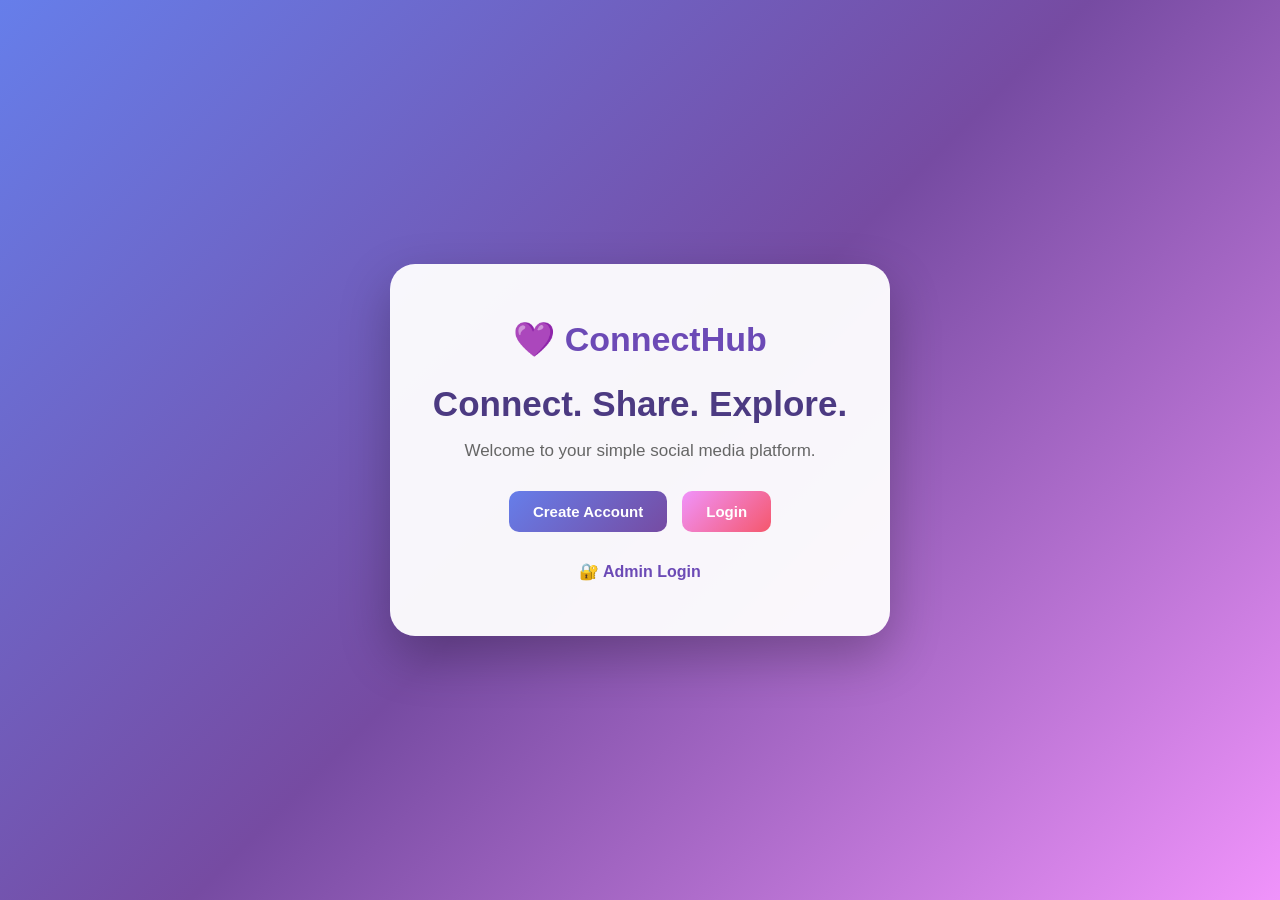
<file: FEDF-PROJECT/index.html>
<!DOCTYPE html>
<html lang="en">

<head>
    <meta charset="UTF-8">
    <meta name="viewport" content="width=device-width, initial-scale=1.0">
    <title>ConnectHub - Social Media</title>
    <link rel="stylesheet" href="css/style.css">
</head>

<body class="landing-page">

    <div class="landing-card">

        <div class="logo">💜 ConnectHub</div>

        <h1>Connect. Share. Explore.</h1>

        <p>Welcome to your simple social media platform.</p>

        <div class="button-group">
            <a href="signup.html" class="btn primary-btn">Create Account</a>
            <a href="login.html" class="btn secondary-btn">Login</a>
        </div>

        <div class="admin-link">
            <a href="admin-login.html">🔐 Admin Login</a>
        </div>

    </div>

</body>
</html>
</file>
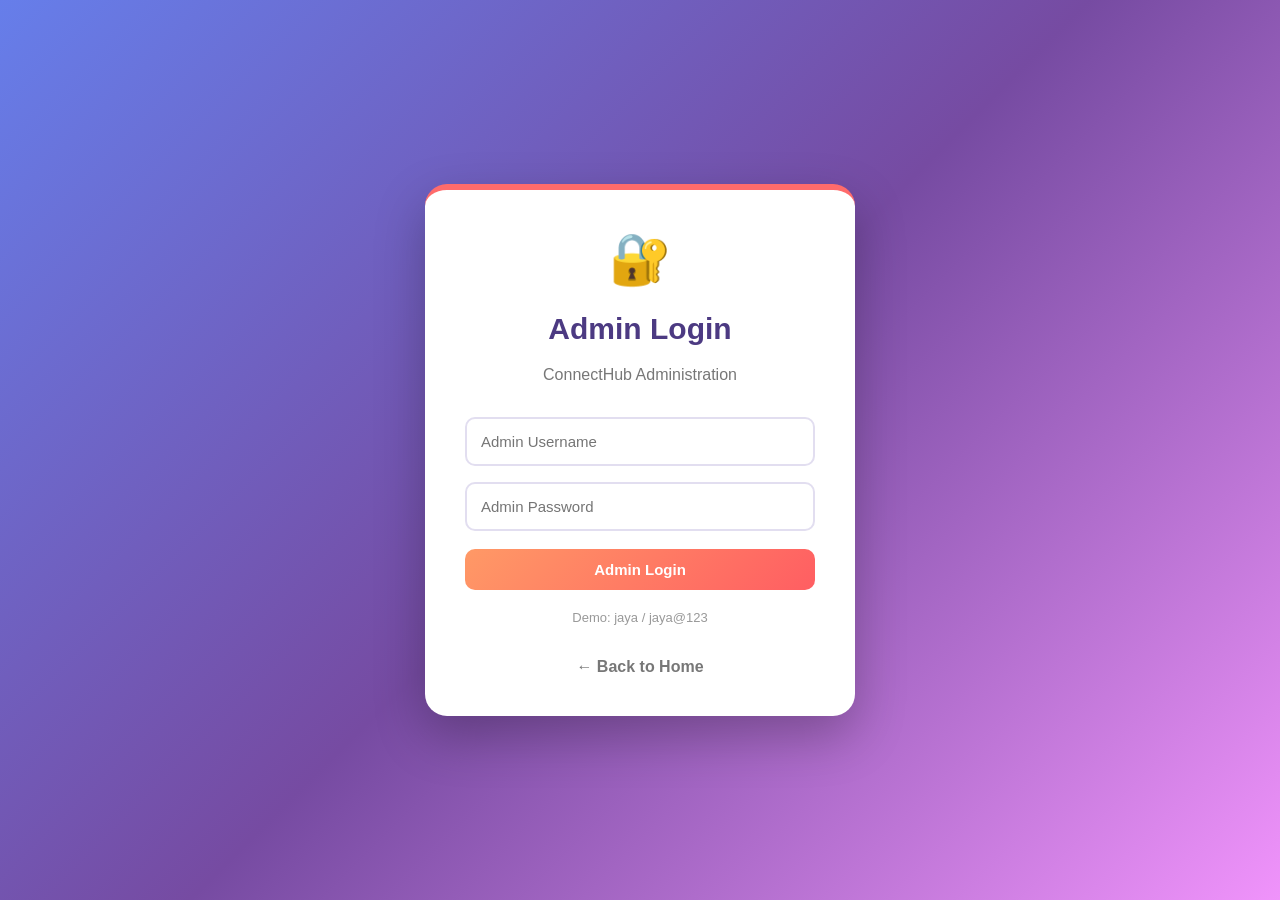
<file: FEDF-PROJECT/admin-dashboard.html>
<!DOCTYPE html>
<html lang="en">

<head>
    <meta charset="UTF-8">
    <meta name="viewport" content="width=device-width, initial-scale=1.0">
    <title>Admin Dashboard - ConnectHub</title>
    <link rel="stylesheet" href="css/style.css">
</head>

<body>

    <header class="navbar admin-navbar">

        <div class="logo">🔐 ConnectHub Admin</div>

        <button class="nav-logout" onclick="adminLogout()">
            Logout
        </button>

    </header>


    <main class="admin-container">

        <section class="admin-welcome">

            <h1>Admin Dashboard</h1>

            <p>Manage users and community posts.</p>

        </section>


        <!-- Statistics -->

        <section class="stats-grid">

            <div class="stat-card">
                <span class="stat-icon">👥</span>
                <h3 id="totalUsers">0</h3>
                <p>Total Users</p>
            </div>

            <div class="stat-card">
                <span class="stat-icon">📝</span>
                <h3 id="totalPosts">0</h3>
                <p>Total Posts</p>
            </div>

        </section>


        <!-- User Management -->

        <section class="admin-section">

            <div class="admin-section-header">

                <div>
                    <h2>👥 User Management</h2>
                    <p>View registered users.</p>
                </div>

                <button class="btn primary-btn"
                        onclick="showUsers()">
                    View Users
                </button>

            </div>

            <div id="users"></div>

        </section>


        <!-- Post Management -->

        <section class="admin-section">

            <div class="admin-section-header">

                <div>
                    <h2>📝 Post Management</h2>
                    <p>View and manage community posts.</p>
                </div>

                <button class="btn secondary-btn"
                        onclick="showAdminPosts()">
                    View Posts
                </button>

            </div>

            <div id="adminPosts"></div>

        </section>

    </main>


    <script src="js/script.js"></script>

    <script>
        checkAdminLogin();
        updateAdminStats();
    </script>

</body>
</html>
</file>
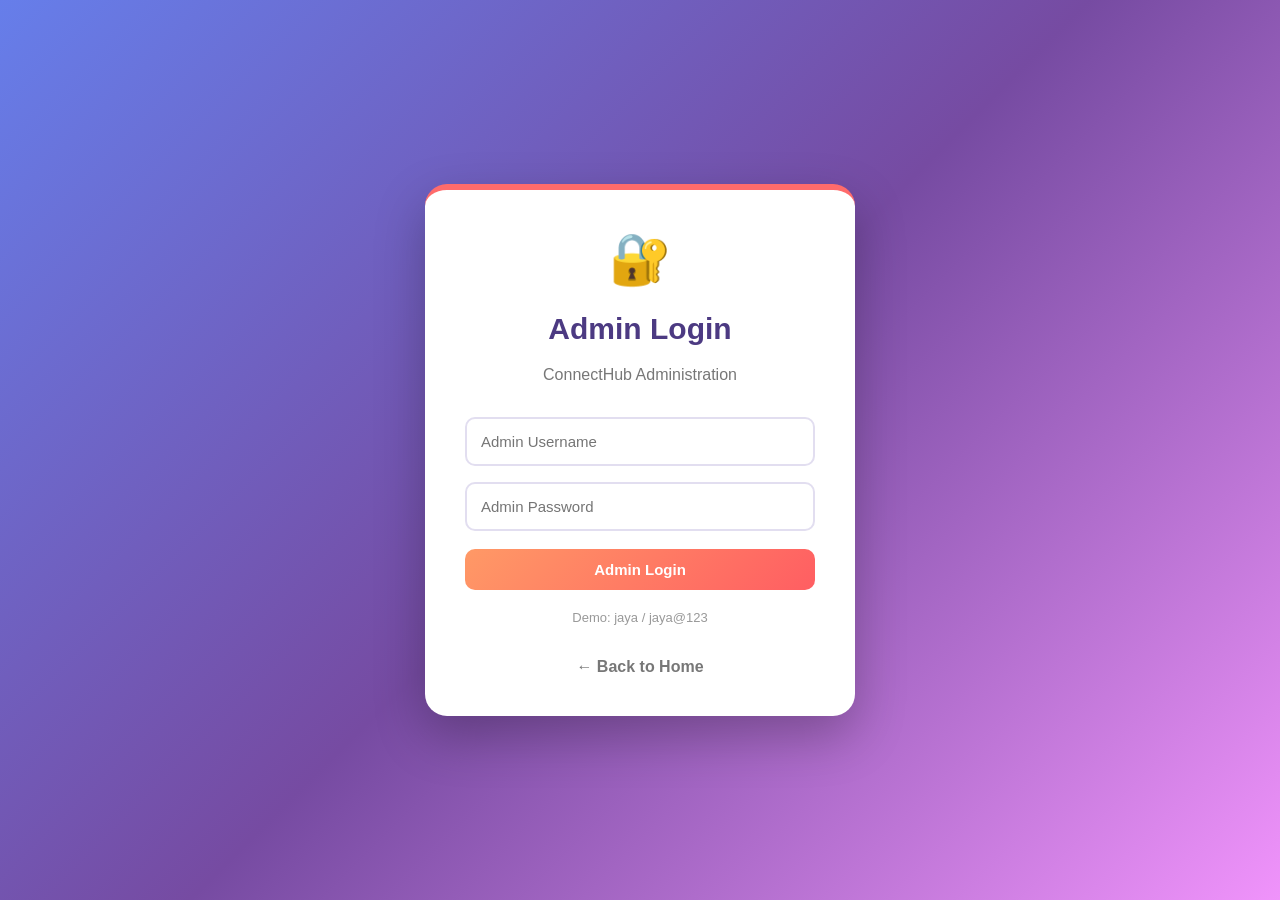
<file: FEDF-PROJECT/admin-login.html>
<!DOCTYPE html>
<html lang="en">

<head>
    <meta charset="UTF-8">
    <meta name="viewport" content="width=device-width, initial-scale=1.0">
    <title>Admin Login - ConnectHub</title>
    <link rel="stylesheet" href="css/style.css">
</head>

<body>

    <div class="auth-container">

        <div class="auth-card admin-card">

            <div class="admin-icon">🔐</div>

            <h2>Admin Login</h2>

            <p class="subtitle">ConnectHub Administration</p>

            <input type="text"
                   id="adminUsername"
                   placeholder="Admin Username">

            <input type="password"
                   id="adminPassword"
                   placeholder="Admin Password">

            <button type="button"
                    class="btn admin-btn full-btn"
                    onclick="adminLogin()">
                Admin Login
            </button>

            <p class="admin-hint">
                Demo: jaya / jaya@123
            </p>

            <a href="index.html" class="back-link">
                ← Back to Home
            </a>

        </div>

    </div>

    <script src="js/script.js"></script>

</body>
</html>
</file>
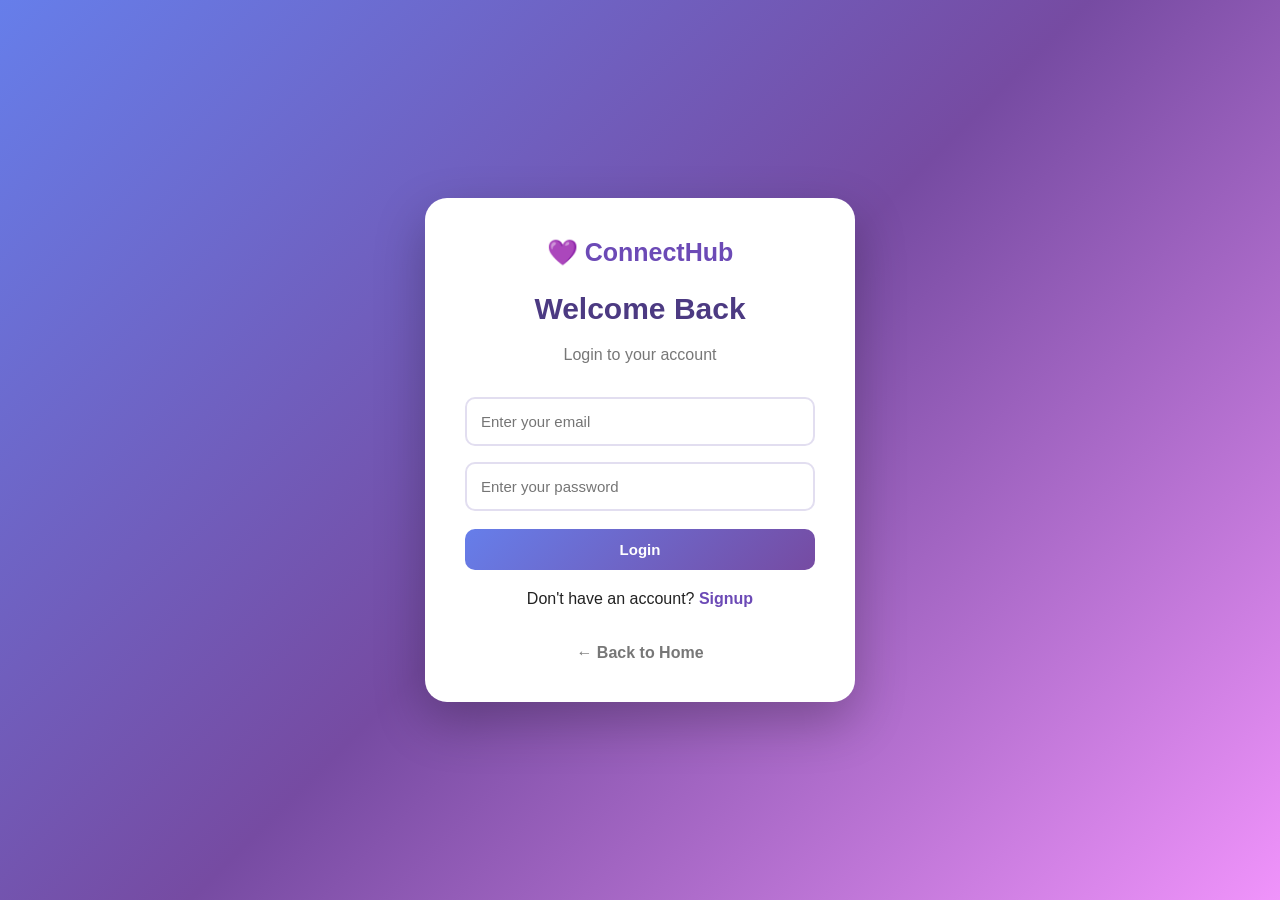
<file: FEDF-PROJECT/home.html>
<!DOCTYPE html>
<html lang="en">

<head>
    <meta charset="UTF-8">
    <meta name="viewport" content="width=device-width, initial-scale=1.0">
    <title>Home - ConnectHub</title>
    <link rel="stylesheet" href="css/style.css">
</head>

<body>

    <header class="navbar">

        <div class="logo">💜 ConnectHub</div>

        <nav>
            <a href="home.html">🏠 Home</a>
            <a href="profile.html">👤 Profile</a>
            <button class="nav-logout" onclick="logout()">Logout</button>
        </nav>

    </header>

    <main class="home-container">

        <!-- Welcome -->
        <section class="welcome-card">
            <h1 id="welcomeMessage">Welcome!</h1>
            <p>Share your thoughts with the ConnectHub community.</p>
        </section>


        <!-- Create Post -->
        <section class="create-post-card">

            <h2>✍️ Create a Post</h2>

            <textarea id="postText"
                      placeholder="What's on your mind?"></textarea>

            <button class="btn primary-btn"
                    onclick="createPost()">
                📤 Publish Post
            </button>

        </section>


        <!-- Posts -->
        <section class="feed-card">

            <div class="section-title">
                <h2>🌎 Community Posts</h2>
            </div>

            <div id="posts"></div>

        </section>

    </main>

    <script src="js/script.js"></script>

    <script>
        checkUserLogin();
        displayWelcome();
        displayPosts();
    </script>

</body>
</html>
</file>
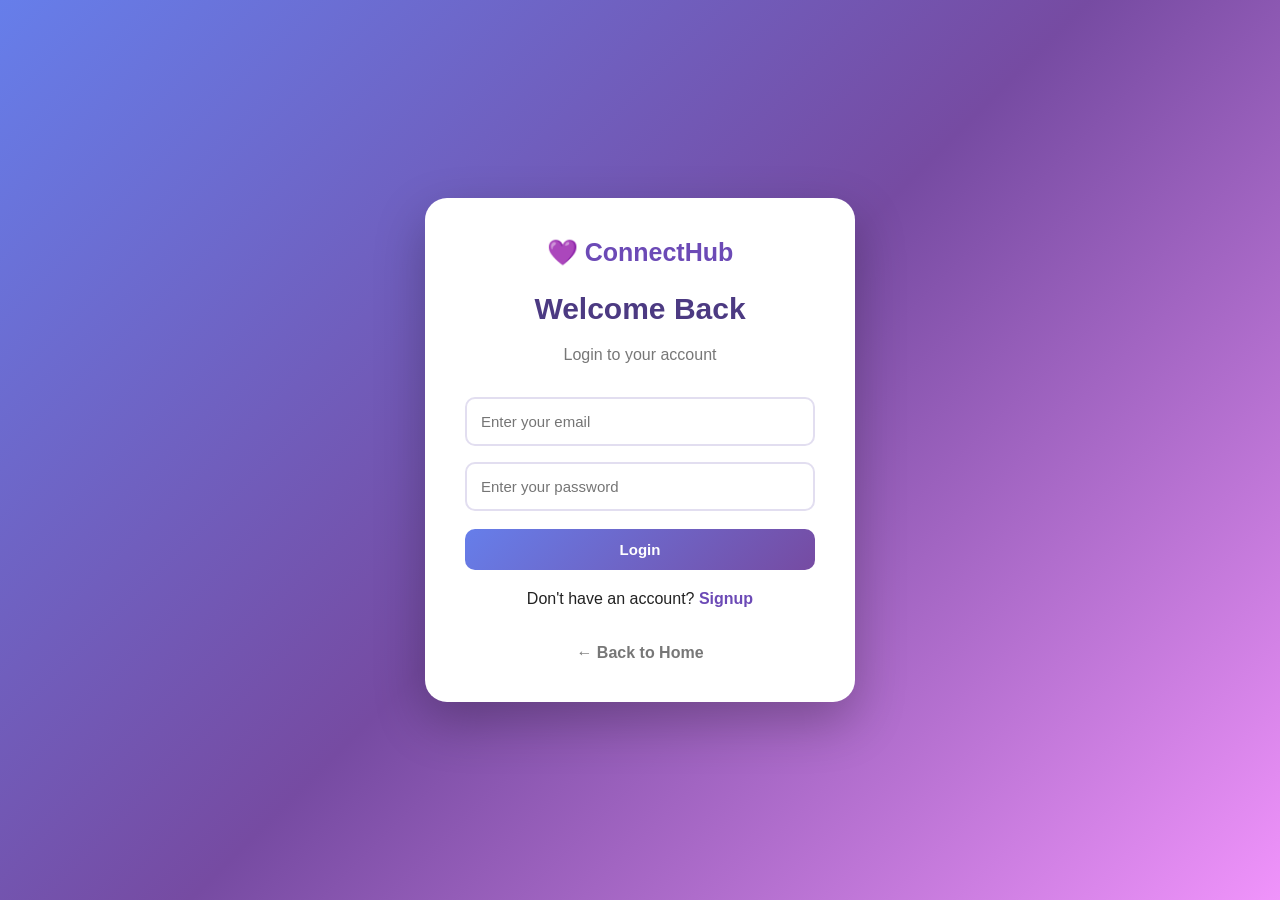
<file: FEDF-PROJECT/login.html>
<!DOCTYPE html>
<html lang="en">

<head>
    <meta charset="UTF-8">
    <meta name="viewport" content="width=device-width, initial-scale=1.0">
    <title>Login - ConnectHub</title>
    <link rel="stylesheet" href="css/style.css">
</head>

<body>

    <div class="auth-container">

        <div class="auth-card">

            <div class="logo">💜 ConnectHub</div>

            <h2>Welcome Back</h2>
            <p class="subtitle">Login to your account</p>

            <input type="email"
                   id="loginEmail"
                   placeholder="Enter your email">

            <input type="password"
                   id="loginPassword"
                   placeholder="Enter your password">

            <button type="button"
                    class="btn primary-btn full-btn"
                    onclick="login()">
                Login
            </button>

            <p>
                Don't have an account?
                <a href="signup.html">Signup</a>
            </p>

            <a href="index.html" class="back-link">← Back to Home</a>

        </div>

    </div>

    <script src="js/script.js"></script>

</body>
</html>
</file>
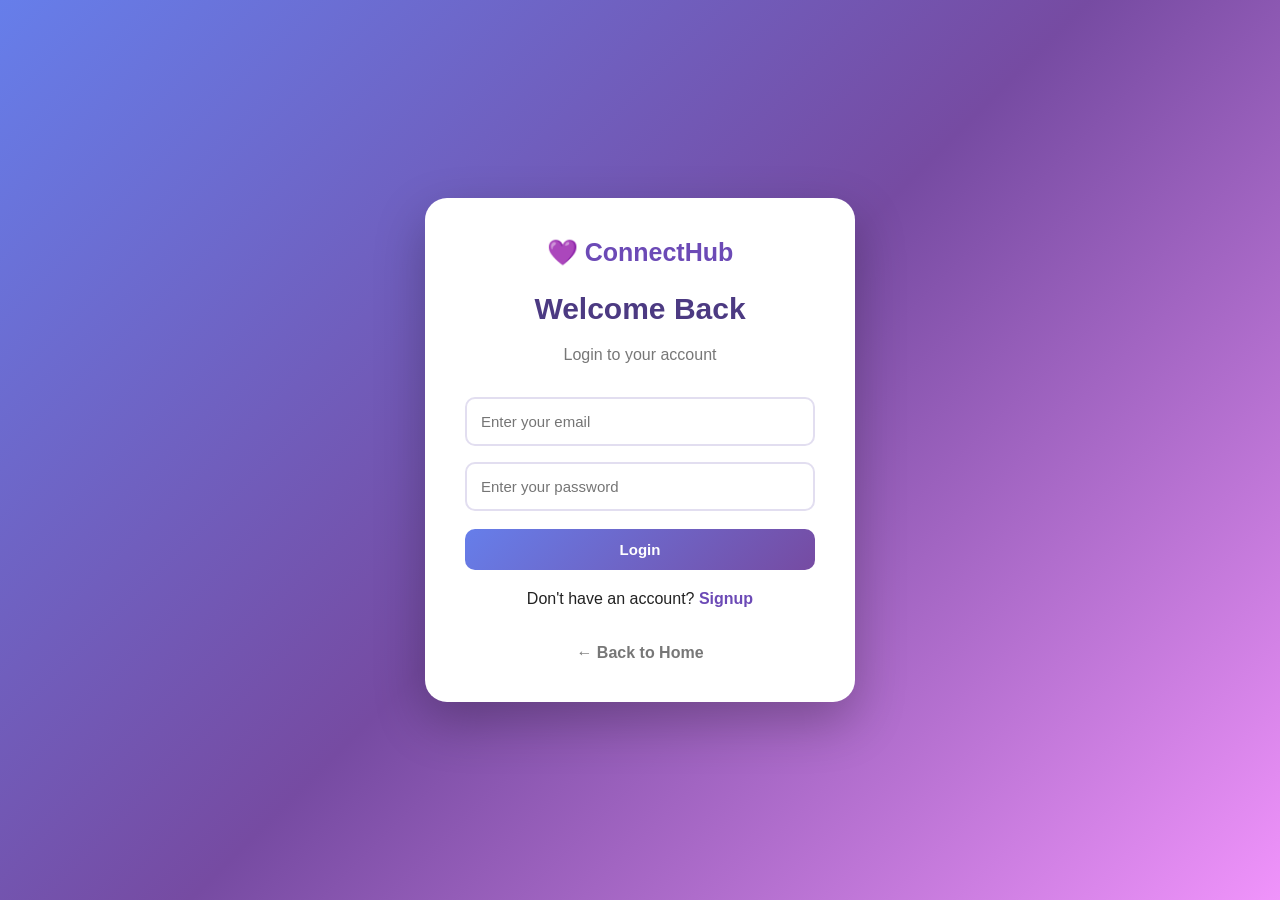
<file: FEDF-PROJECT/profile.html>
<!DOCTYPE html>
<html lang="en">

<head>
    <meta charset="UTF-8">
    <meta name="viewport" content="width=device-width, initial-scale=1.0">
    <title>Profile - ConnectHub</title>
    <link rel="stylesheet" href="css/style.css">
</head>

<body>

    <header class="navbar">

        <div class="logo">💜 ConnectHub</div>

        <nav>
            <a href="home.html">🏠 Home</a>
            <a href="profile.html">👤 Profile</a>
            <button class="nav-logout" onclick="logout()">Logout</button>
        </nav>

    </header>


    <main class="profile-container">

        <section class="profile-card">

            <div class="profile-avatar">
                👤
            </div>

            <h1 id="profileName">User</h1>

            <p id="profileEmail">Email</p>

            <div class="profile-stats">
                <div>
                    <strong id="postCount">0</strong>
                    <span>Posts</span>
                </div>

                <div>
                    <strong>ConnectHub</strong>
                    <span>Community</span>
                </div>
            </div>

        </section>


        <section class="my-posts-card">

            <h2>📝 My Posts</h2>

            <div id="myPosts"></div>

        </section>

    </main>


    <script src="js/script.js"></script>

    <script>
        checkUserLogin();
        displayProfile();
    </script>

</body>
</html>
</file>
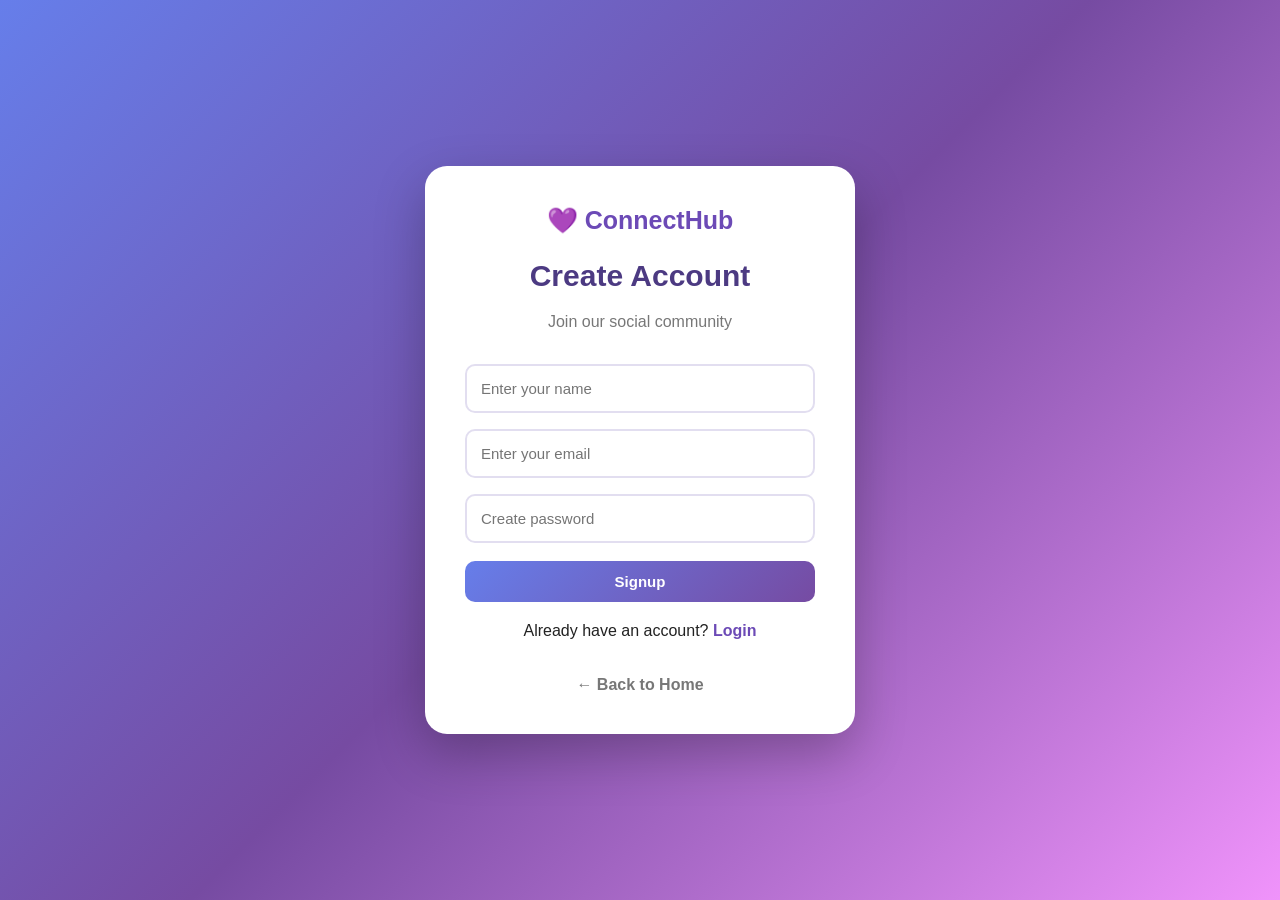
<file: FEDF-PROJECT/signup.html>
<!DOCTYPE html>
<html lang="en">

<head>
    <meta charset="UTF-8">
    <meta name="viewport" content="width=device-width, initial-scale=1.0">
    <title>Signup - ConnectHub</title>
    <link rel="stylesheet" href="css/style.css">
</head>

<body>

    <div class="auth-container">

        <div class="auth-card">

            <div class="logo">💜 ConnectHub</div>

            <h2>Create Account</h2>
            <p class="subtitle">Join our social community</p>

            <input type="text" id="name" placeholder="Enter your name">

            <input type="email" id="email" placeholder="Enter your email">

            <input type="password" id="password" placeholder="Create password">

            <button type="button" class="btn primary-btn full-btn" onclick="signup()">
                Signup
            </button>

            <p>
                Already have an account?
                <a href="login.html">Login</a>
            </p>

            <a href="index.html" class="back-link">← Back to Home</a>

        </div>

    </div>

    <script src="js/script.js"></script>

</body>
</html>
</file>
<file: FEDF-PROJECT/css/style.css>
/* =====================================================
   GENERAL
   ===================================================== */

* {
    box-sizing: border-box;
}

body {
    margin: 0;
    font-family: Arial, Helvetica, sans-serif;

    background:
        linear-gradient(
            135deg,
            #667eea,
            #764ba2,
            #f093fb
        );

    min-height: 100vh;

    color: #222;
}

a {
    text-decoration: none;
    color: #6c4ab6;
    font-weight: bold;
}

button,
a {
    transition: 0.3s;
}


/* =====================================================
   LOGO
   ===================================================== */

.logo {
    font-size: 25px;
    font-weight: bold;
    color: white;
}


/* =====================================================
   LANDING PAGE
   ===================================================== */

.landing-page {
    display: flex;
    justify-content: center;
    align-items: center;

    min-height: 100vh;
}

.landing-card {

    width: 500px;

    padding: 55px 40px;

    text-align: center;

    background: rgba(255, 255, 255, 0.95);

    border-radius: 25px;

    box-shadow:
        0 20px 50px rgba(0, 0, 0, 0.25);
}

.landing-card .logo {

    color: #6c4ab6;

    font-size: 34px;

    margin-bottom: 25px;
}

.landing-card h1 {

    font-size: 35px;

    margin-bottom: 10px;

    color: #4c3a82;
}

.landing-card p {

    color: #666;

    font-size: 17px;

    margin-bottom: 30px;
}

.button-group {

    display: flex;

    justify-content: center;

    gap: 15px;

    flex-wrap: wrap;
}

.admin-link {

    margin-top: 30px;
}


/* =====================================================
   BUTTONS
   ===================================================== */

.btn {

    border: none;

    padding: 12px 24px;

    border-radius: 10px;

    cursor: pointer;

    font-size: 15px;

    font-weight: bold;

    display: inline-block;
}

.primary-btn {

    background:
        linear-gradient(
            135deg,
            #667eea,
            #764ba2
        );

    color: white;
}

.primary-btn:hover {

    transform: translateY(-2px);

    box-shadow:
        0 8px 20px rgba(102, 126, 234, 0.4);
}

.secondary-btn {

    background:
        linear-gradient(
            135deg,
            #f093fb,
            #f5576c
        );

    color: white;
}

.secondary-btn:hover {

    transform: translateY(-2px);

    box-shadow:
        0 8px 20px rgba(245, 87, 108, 0.35);
}

.admin-btn {

    background:
        linear-gradient(
            135deg,
            #ff9966,
            #ff5e62
        );

    color: white;
}

.full-btn {

    width: 100%;

    margin-top: 10px;
}


/* =====================================================
   LOGIN / SIGNUP
   ===================================================== */

.auth-container {

    min-height: 100vh;

    display: flex;

    justify-content: center;

    align-items: center;

    padding: 20px;
}

.auth-card {

    width: 430px;

    padding: 40px;

    background: white;

    border-radius: 22px;

    text-align: center;

    box-shadow:
        0 20px 50px rgba(0, 0, 0, 0.25);
}

.auth-card .logo {

    color: #6c4ab6;

    margin-bottom: 15px;
}

.auth-card h2 {

    font-size: 30px;

    color: #4c3a82;

    margin-bottom: 8px;
}

.subtitle {

    color: #777;

    margin-bottom: 25px;
}

.auth-card input {

    width: 100%;

    padding: 14px;

    margin: 8px 0;

    border: 2px solid #e2def0;

    border-radius: 10px;

    font-size: 15px;

    outline: none;
}

.auth-card input:focus {

    border-color: #7654c7;

    box-shadow:
        0 0 0 3px rgba(118, 84, 199, 0.12);
}

.auth-card p {

    margin-top: 20px;
}

.back-link {

    display: inline-block;

    margin-top: 20px;

    color: #777;
}

.admin-card {

    border-top: 6px solid #ff6b6b;
}

.admin-icon {

    font-size: 50px;
}

.admin-hint {

    color: #999;

    font-size: 13px;
}


/* =====================================================
   NAVBAR
   ===================================================== */

.navbar {

    height: 75px;

    padding: 0 5%;

    display: flex;

    justify-content: space-between;

    align-items: center;

    background:
        linear-gradient(
            135deg,
            #4c3a82,
            #764ba2
        );

    box-shadow:
        0 5px 20px rgba(0, 0, 0, 0.2);
}

.navbar nav {

    display: flex;

    align-items: center;

    gap: 25px;
}

.navbar nav a {

    color: white;

    font-weight: bold;
}

.navbar nav a:hover {

    color: #ffd6ff;
}

.nav-logout {

    border: none;

    padding: 9px 17px;

    border-radius: 8px;

    background: #ff6b6b;

    color: white;

    font-weight: bold;

    cursor: pointer;
}

.nav-logout:hover {

    background: #ff4757;

    transform: translateY(-2px);
}


/* =====================================================
   USER HOME
   ===================================================== */

.home-container {

    width: 90%;

    max-width: 1000px;

    margin: 30px auto;
}


/* CSS GRID - Requirement */

.home-container {

    display: grid;

    grid-template-columns: 1fr;

    gap: 25px;
}

.welcome-card {

    background:
        linear-gradient(
            135deg,
            #ffffff,
            #f4efff
        );

    padding: 30px;

    border-radius: 20px;

    box-shadow:
        0 10px 30px rgba(0, 0, 0, 0.12);
}

.welcome-card h1 {

    color: #5b3f9c;

    margin-top: 0;
}

.create-post-card,
.feed-card {

    background: white;

    padding: 25px;

    border-radius: 20px;

    box-shadow:
        0 10px 30px rgba(0, 0, 0, 0.12);
}

.create-post-card textarea {

    width: 100%;

    min-height: 120px;

    resize: vertical;

    padding: 15px;

    margin-bottom: 15px;

    border: 2px solid #e4def3;

    border-radius: 12px;

    font-size: 15px;

    outline: none;
}

.create-post-card textarea:focus {

    border-color: #7654c7;
}

.section-title {

    border-bottom: 2px solid #eee;

    margin-bottom: 20px;
}


/* =====================================================
   POSTS
   ===================================================== */

.post-card {

    background:
        linear-gradient(
            135deg,
            #faf9ff,
            #ffffff
        );

    border: 1px solid #e6e0f5;

    padding: 20px;

    margin-bottom: 18px;

    border-radius: 15px;

    box-shadow:
        0 5px 15px rgba(0, 0, 0, 0.06);
}

.post-header {

    display: flex;

    align-items: center;

    gap: 12px;
}

.avatar,
.user-avatar {

    width: 45px;

    height: 45px;

    border-radius: 50%;

    display: flex;

    justify-content: center;

    align-items: center;

    background:
        linear-gradient(
            135deg,
            #667eea,
            #f093fb
        );

    color: white;

    font-weight: bold;

    font-size: 20px;
}

.post-header h3 {

    margin: 0;

    color: #4c3a82;
}

.post-header small {

    color: #888;
}

.post-text {

    font-size: 16px;

    line-height: 1.6;

    margin: 20px 0;
}

.post-actions {

    border-top: 1px solid #eee;

    padding-top: 12px;
}

.like-btn {

    border: none;

    background: #fff0f5;

    color: #e84a7c;

    padding: 9px 15px;

    border-radius: 20px;

    cursor: pointer;

    font-weight: bold;
}

.like-btn:hover {

    background: #ffe0eb;

    transform: scale(1.03);
}


/* =====================================================
   EMPTY MESSAGE
   ===================================================== */

.empty-message {

    text-align: center;

    padding: 40px;

    color: #888;
}

.empty-icon {

    font-size: 45px;
}


/* =====================================================
   PROFILE
   ===================================================== */

.profile-container {

    width: 90%;

    max-width: 900px;

    margin: 35px auto;

    display: grid;

    grid-template-columns: 1fr;

    gap: 25px;
}

.profile-card {

    text-align: center;

    background: white;

    padding: 40px;

    border-radius: 22px;

    box-shadow:
        0 10px 30px rgba(0, 0, 0, 0.12);
}

.profile-avatar {

    width: 90px;

    height: 90px;

    margin: auto;

    border-radius: 50%;

    display: flex;

    justify-content: center;

    align-items: center;

    font-size: 40px;

    background:
        linear-gradient(
            135deg,
            #667eea,
            #f093fb
        );
}

.profile-card h1 {

    color: #4c3a82;
}

.profile-card p {

    color: #777;
}

.profile-stats {

    display: flex;

    justify-content: center;

    gap: 60px;

    margin-top: 25px;
}

.profile-stats div {

    display: flex;

    flex-direction: column;

    gap: 5px;
}

.profile-stats strong {

    color: #6c4ab6;

    font-size: 20px;
}

.profile-stats span {

    color: #888;
}

.my-posts-card {

    background: white;

    padding: 25px;

    border-radius: 20px;

    box-shadow:
        0 10px 30px rgba(0, 0, 0, 0.12);
}

.my-post {

    padding: 15px;

    margin: 12px 0;

    background: #f8f5ff;

    border-left: 5px solid #7654c7;

    border-radius: 10px;
}

.my-post span {

    color: #e84a7c;

    font-size: 14px;
}


/* =====================================================
   ADMIN DASHBOARD
   ===================================================== */

.admin-container {

    width: 90%;

    max-width: 1100px;

    margin: 30px auto;
}

.admin-welcome {

    background: white;

    padding: 30px;

    border-radius: 20px;

    margin-bottom: 25px;

    box-shadow:
        0 10px 30px rgba(0, 0, 0, 0.12);
}

.admin-welcome h1 {

    color: #4c3a82;

    margin-top: 0;
}


/* CSS GRID */

.stats-grid {

    display: grid;

    grid-template-columns:
        repeat(2, 1fr);

    gap: 20px;

    margin-bottom: 25px;
}

.stat-card {

    background:
        linear-gradient(
            135deg,
            #ffffff,
            #f8f3ff
        );

    padding: 25px;

    border-radius: 18px;

    text-align: center;

    box-shadow:
        0 8px 25px rgba(0, 0, 0, 0.1);
}

.stat-icon {

    font-size: 35px;
}

.stat-card h3 {

    color: #6c4ab6;

    font-size: 30px;

    margin: 8px;
}

.stat-card p {

    color: #777;
}

.admin-section {

    background: white;

    padding: 25px;

    margin-bottom: 25px;

    border-radius: 20px;

    box-shadow:
        0 8px 25px rgba(0, 0, 0, 0.1);
}

.admin-section-header {

    display: flex;

    justify-content: space-between;

    align-items: center;

    gap: 20px;

    border-bottom: 1px solid #eee;

    padding-bottom: 20px;

    margin-bottom: 20px;
}

.admin-section-header h2 {

    color: #4c3a82;

    margin: 0;
}

.admin-section-header p {

    color: #888;
}


/* USERS */

.user-row {

    display: flex;

    align-items: center;

    gap: 15px;

    padding: 15px;

    margin-bottom: 10px;

    background: #f8f5ff;

    border-radius: 12px;
}

.user-info {

    display: flex;

    flex-direction: column;

    gap: 5px;

    flex: 1;
}

.user-info strong {

    color: #4c3a82;
}

.user-info span {

    color: #777;

    font-size: 14px;
}

.user-number {

    color: #999;

    font-weight: bold;
}


/* ADMIN POSTS */

.admin-post-row {

    display: flex;

    justify-content: space-between;

    align-items: center;

    gap: 20px;

    padding: 18px;

    margin-bottom: 12px;

    background: #fff8f8;

    border-left: 5px solid #ff6b6b;

    border-radius: 10px;
}

.admin-post-row p {

    color: #555;

    margin: 8px 0;
}

.admin-post-row small {

    color: #e84a7c;
}

.delete-btn {

    border: none;

    background: #ff5c5c;

    color: white;

    padding: 10px 16px;

    border-radius: 8px;

    cursor: pointer;

    font-weight: bold;

    white-space: nowrap;
}

.delete-btn:hover {

    background: #e63946;

    transform: translateY(-2px);
}


/* =====================================================
   RESPONSIVE DESIGN
   ===================================================== */

@media (max-width: 700px) {

    .navbar {

        height: auto;

        padding: 18px;

        flex-direction: column;

        gap: 15px;
    }

    .navbar nav {

        flex-wrap: wrap;

        justify-content: center;
    }

    .landing-card {

        width: 90%;

        padding: 35px 20px;
    }

    .landing-card h1 {

        font-size: 27px;
    }

    .auth-card {

        width: 95%;

        padding: 30px 20px;
    }

    .stats-grid {

        grid-template-columns: 1fr;
    }

    .admin-section-header {

        flex-direction: column;

        align-items: flex-start;
    }

    .admin-post-row {

        flex-direction: column;

        align-items: flex-start;
    }

    .profile-stats {

        gap: 30px;
    }
}
</file>
